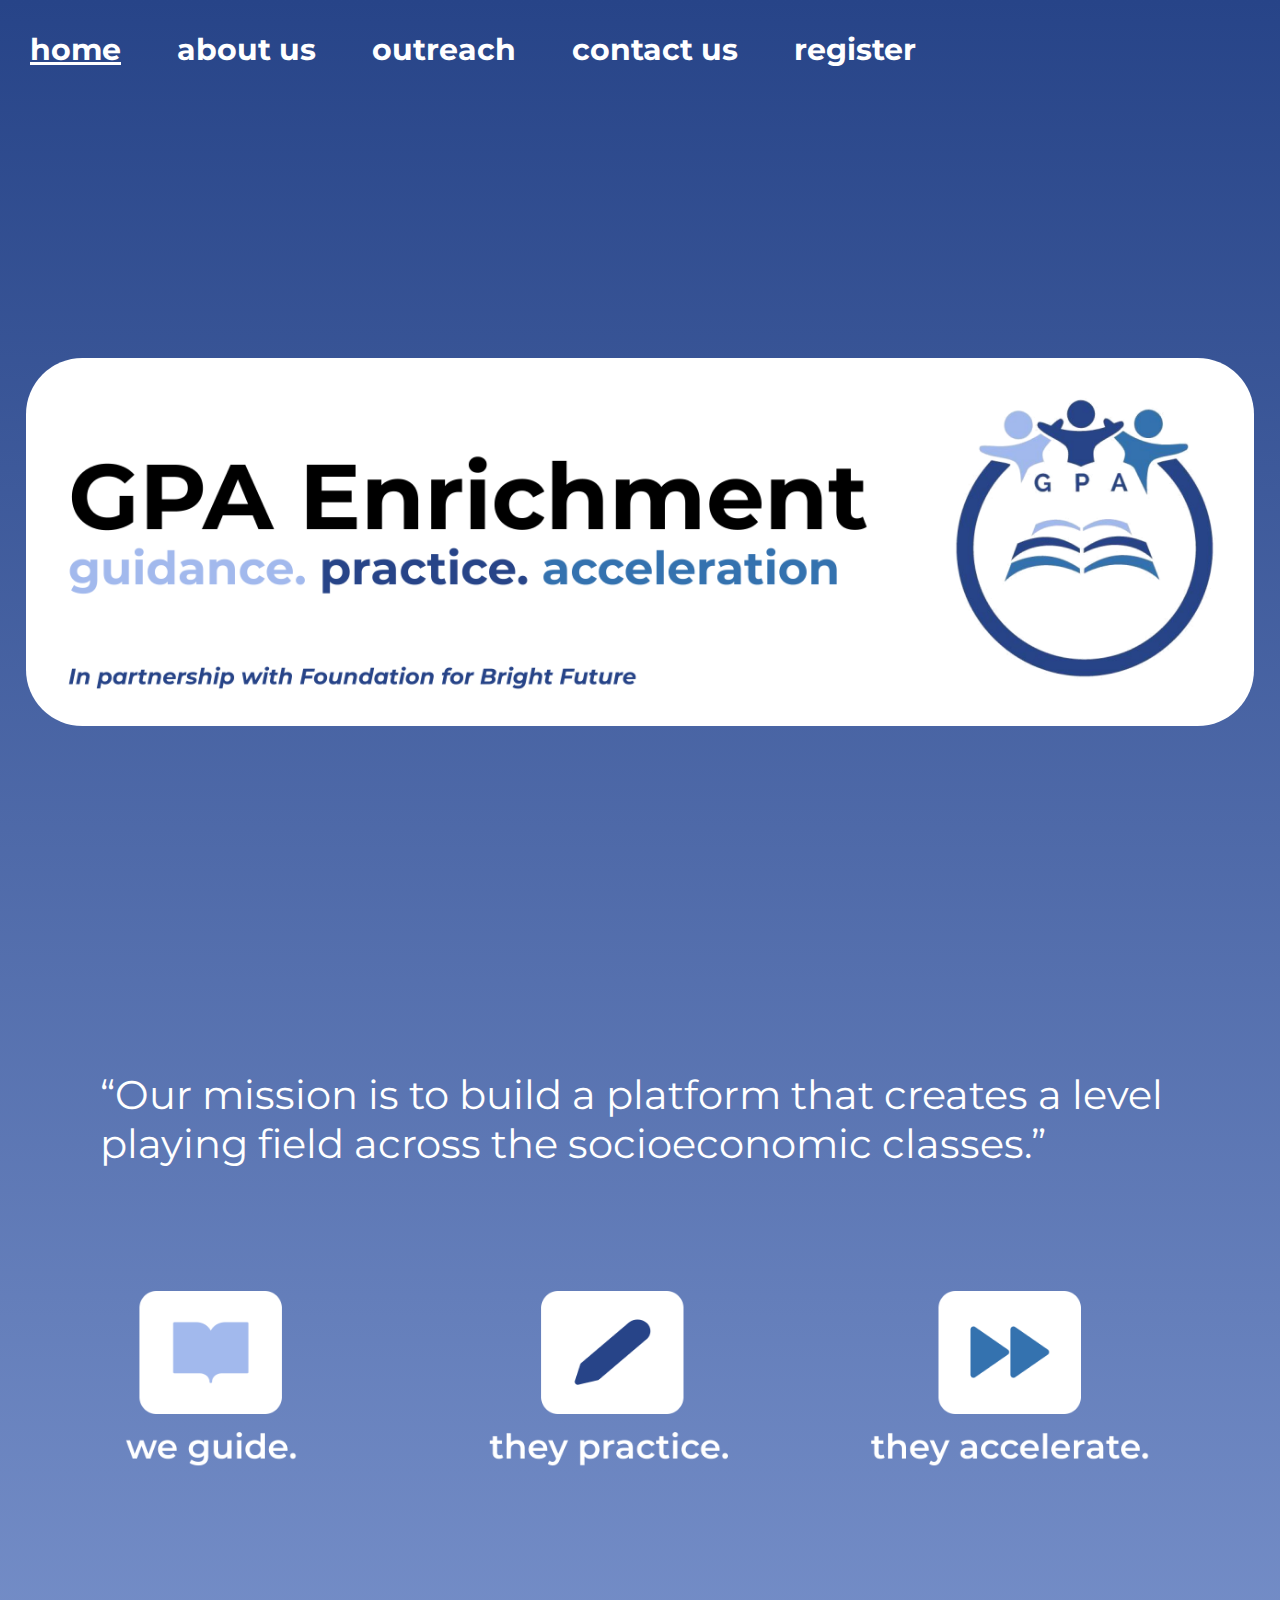
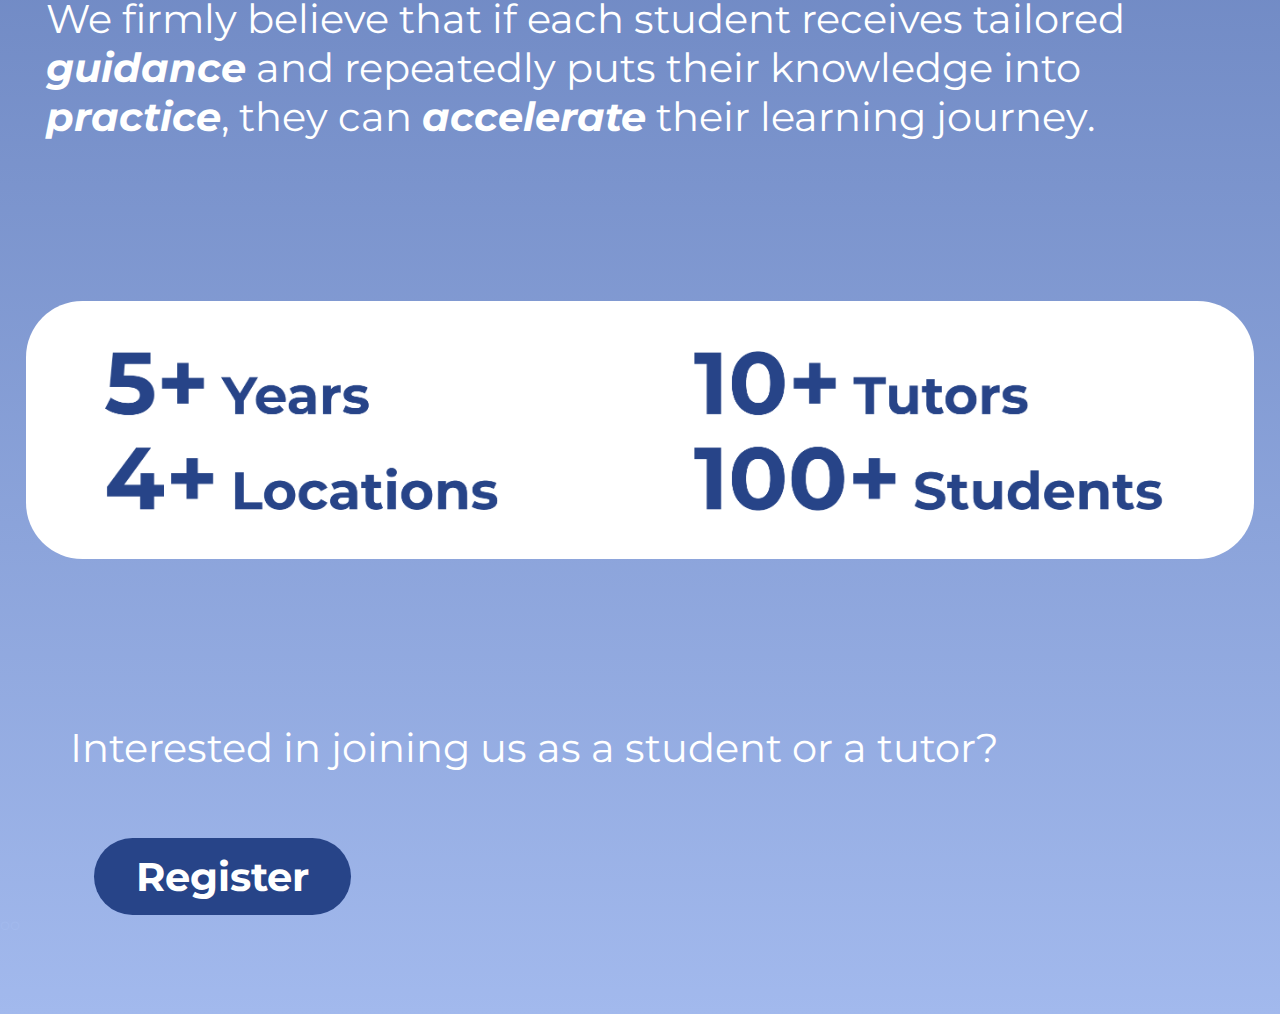
<file: index.html>
<!DOCTYPE html>
<html>
<head>
<title>About Us</title>
<link rel="stylesheet" href="css/index.css">
<link rel="shortcut icon" type="image/png" href="img/gpalogo.png">
</head>
<body>

<div class="background">
  <div style="height:1px;width:1px;"></div>

  <div class="header">
    <p class="headerp">
      <a class="header" href="index.html"><u>home</u></a> &nbsp;&nbsp;&nbsp;&nbsp;&nbsp;
      <a class="header" href="about.html">about us</a> &nbsp;&nbsp;&nbsp;&nbsp;&nbsp;
      <a class="header" href="outreach.html">outreach</a> &nbsp;&nbsp;&nbsp;&nbsp;&nbsp;
      <a class="header" href="contact.html">contact us</a> &nbsp;&nbsp;&nbsp;&nbsp;&nbsp;
      <a class="header" href="register.html">register</a>
    </p>
  </div>

  <div style="height:260px;"></div>

  <div style="text-align:center;">
    <img style="border-radius:4.4vw;width:96%;" src="img/banner.png"></img>
  </div>

  <div style="height:300px;"></div>

  <div style="text-align:left;margin:0px 100px;">
    <p class="desc">
      “Our mission is to build a platform that creates a level playing field
      across the socioeconomic classes.”
    </p>
  </div>

  <div style="text-align:center;">
    <img style="width:96%;" src="img/gpaicns.png"></img>
  </div>

  <div style="text-align:left;margin:0px 46px;">
    <p class="desc">
      We firmly believe that if each student receives tailored
      <b><i>guidance</b></i> and repeatedly puts their knowledge into
      <b><i>practice</b></i>, they can <b><i>accelerate</b></i> their learning
      journey.
    </p>
  </div>

  <div style="height:120px;"></div>

  <div style="text-align:center;">
    <img style="border-radius:4.4vw;width:96%;" src="img/numbers.png"></img>
  </div>

  <div style="height:120px;"></div>

  <div style="text-align:left;margin:0px 70px;">
    <p class="desc" style="float:left;">
      Interested in joining us as a student or a tutor?&nbsp;&nbsp;
    </p>
    <button class="button1" onclick="register()">Register</button>
  </div>

  <p style="color:#A2B9ED;clear:both;padding-bottom:80px;">oo</p>
</div>

<script>
function register() {
  window.open("register.html","_self");
}
</script>

</body>
</html>
</file>
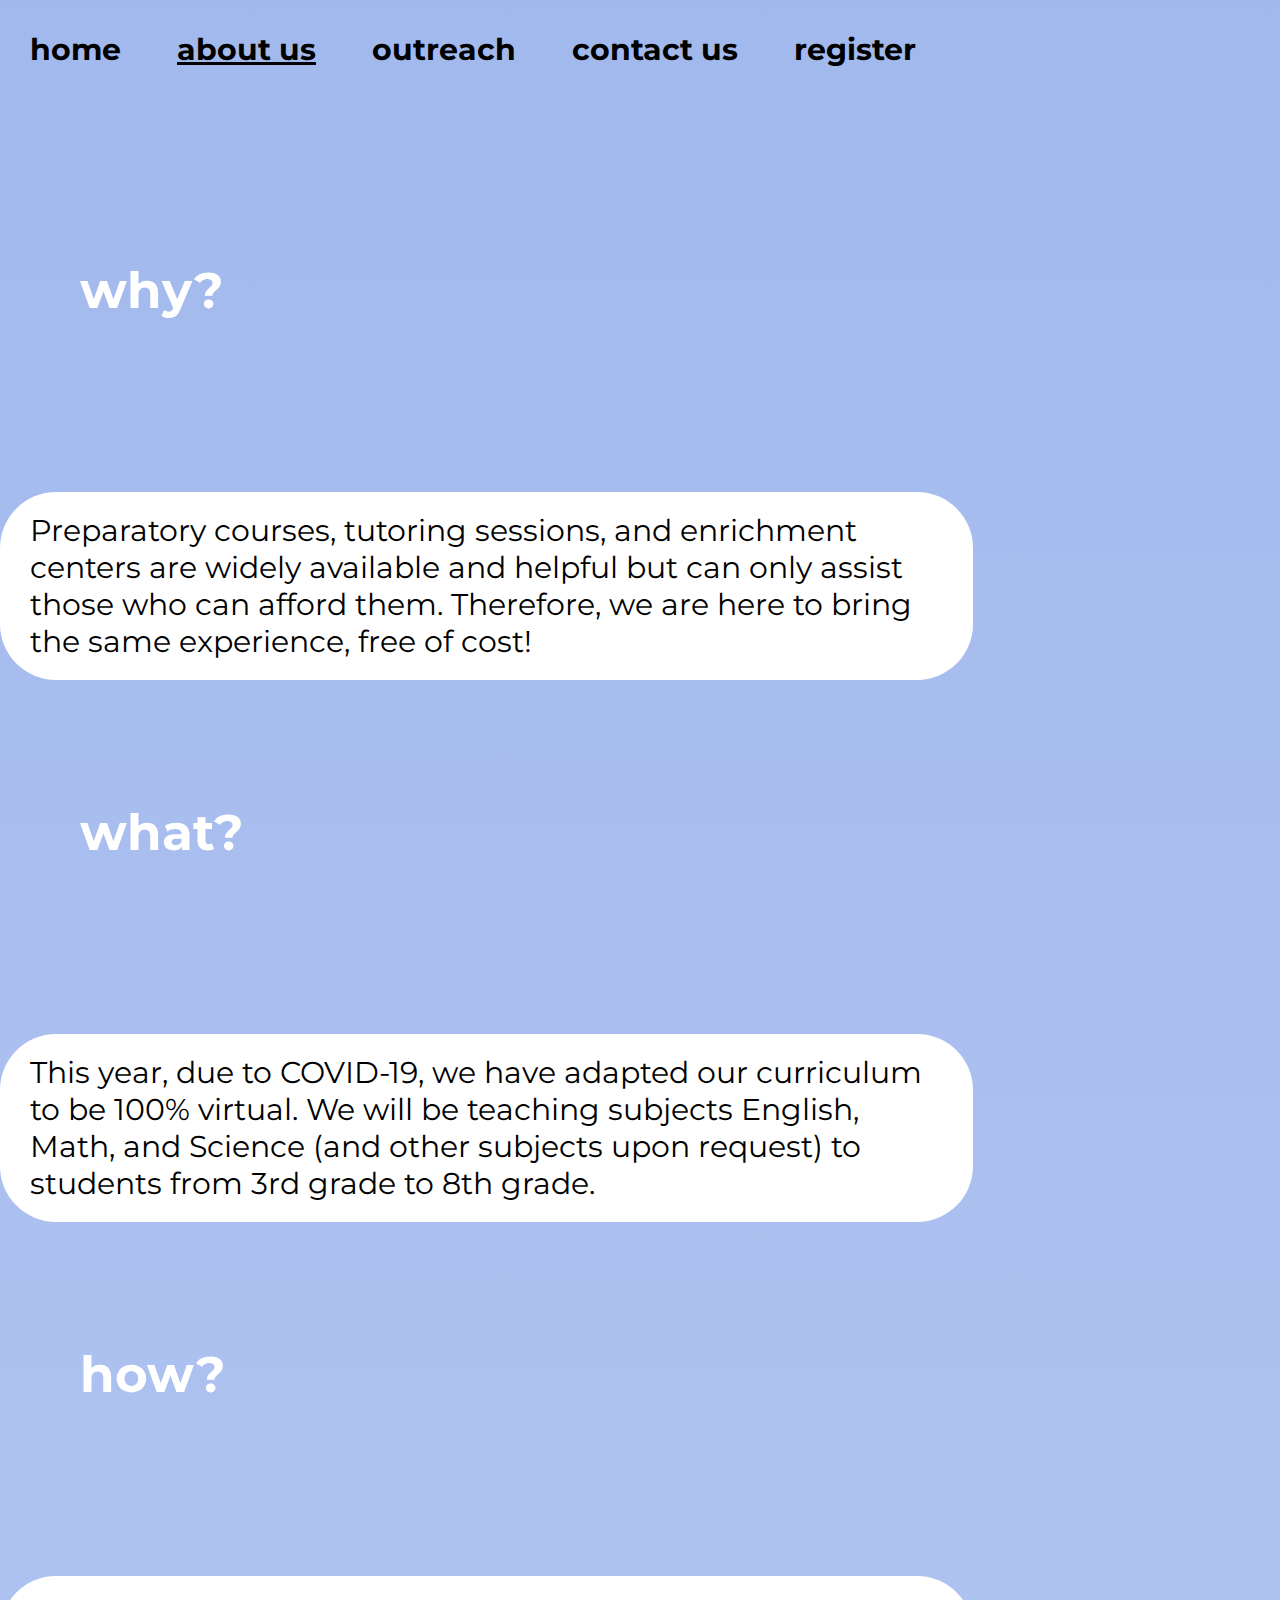
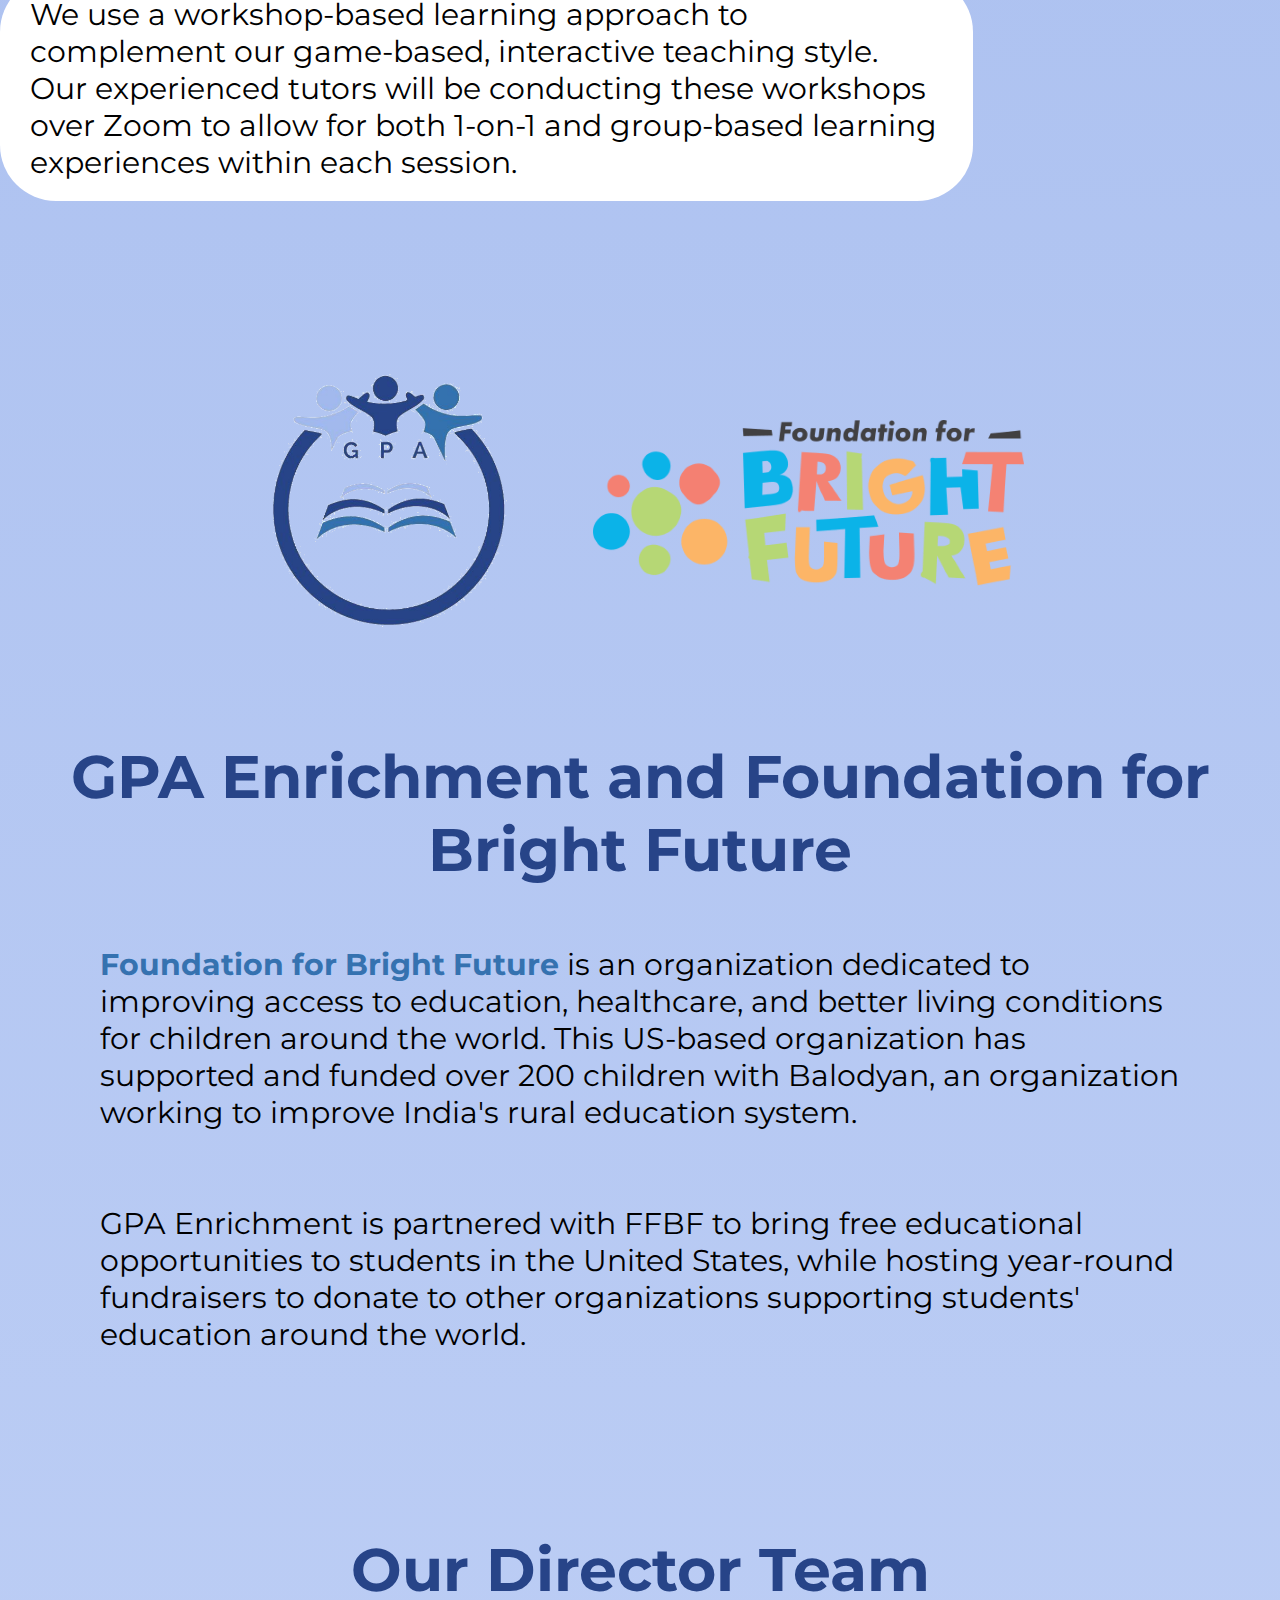
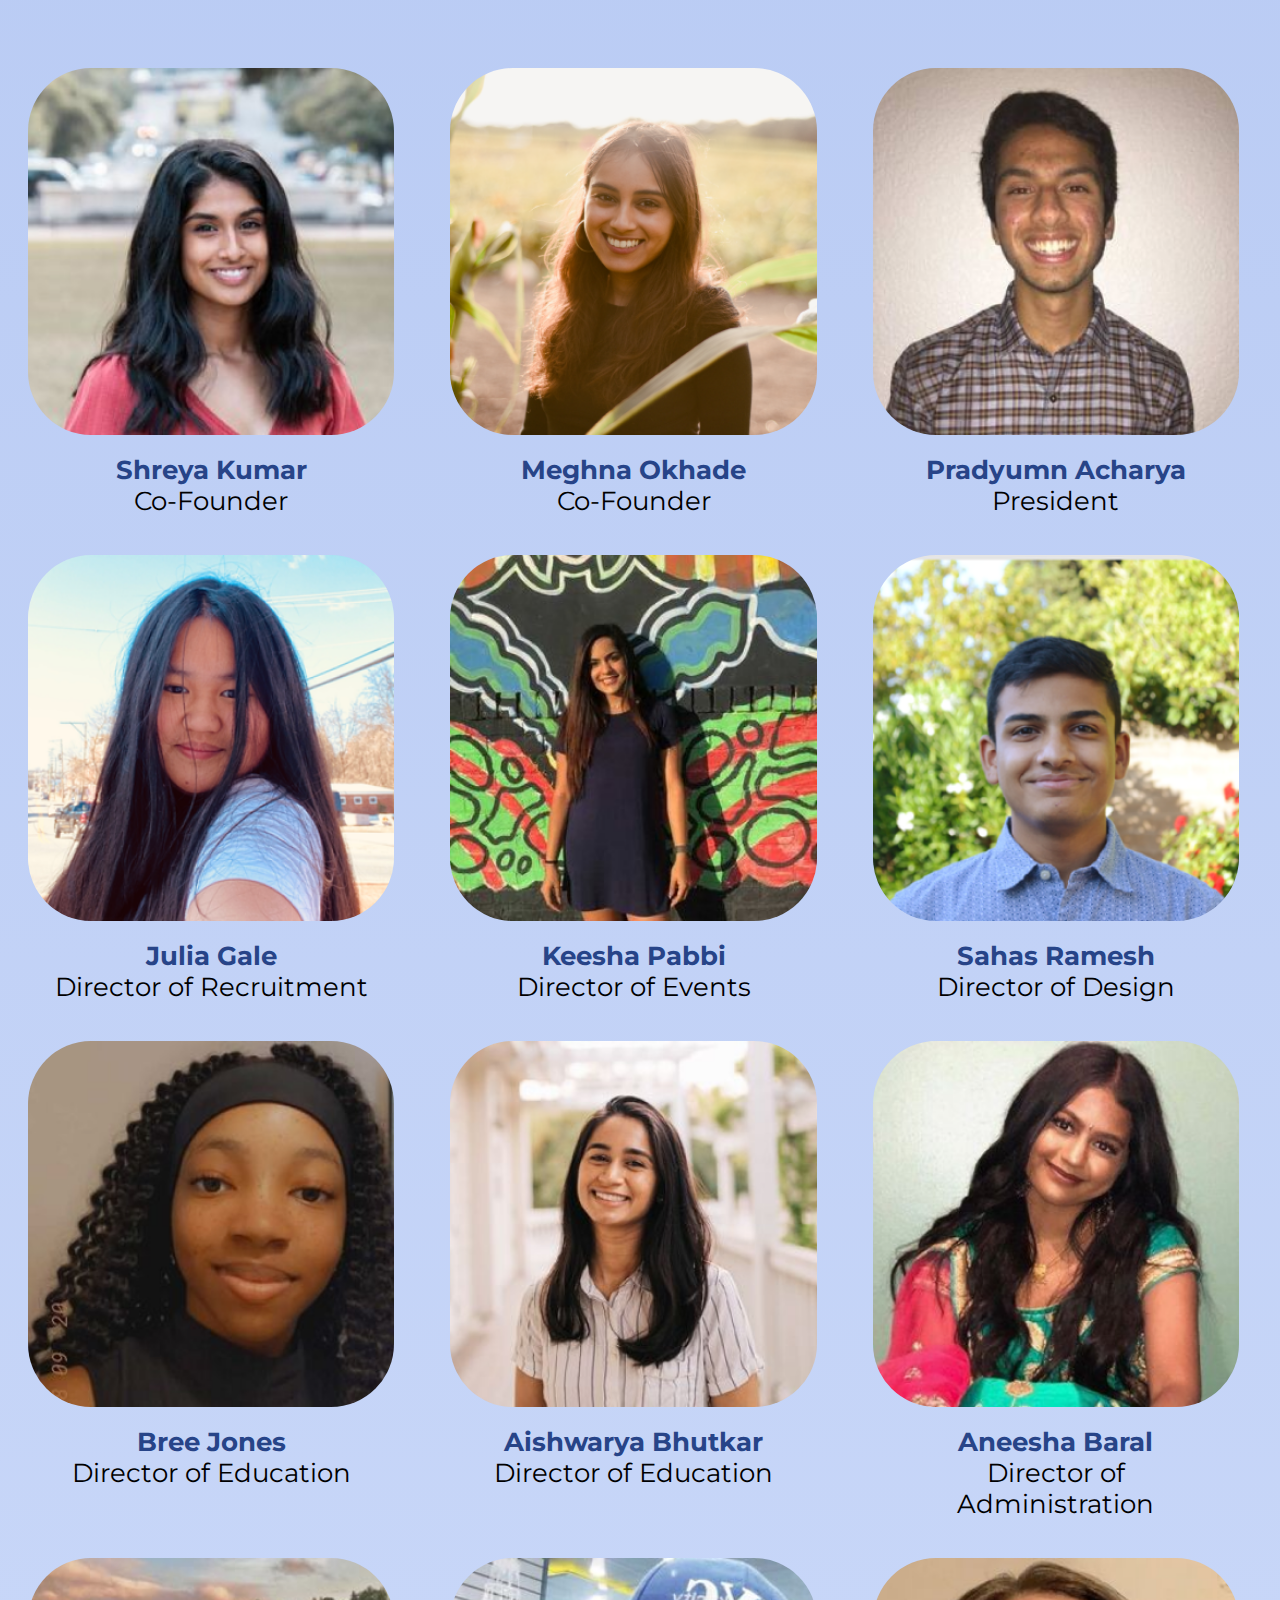
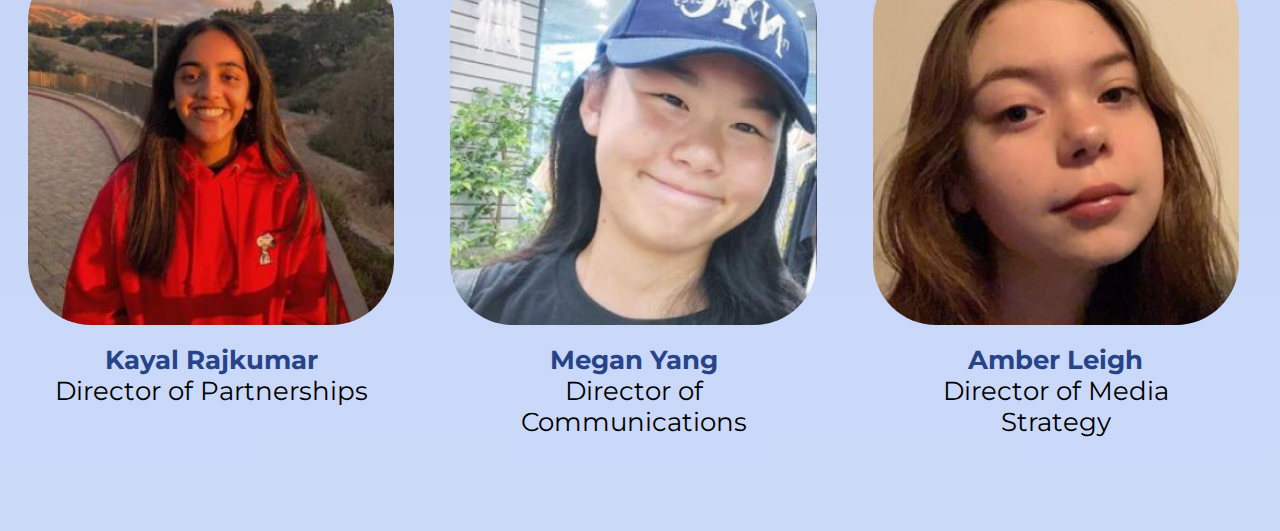
<file: about.html>
<!DOCTYPE html>
<html>
<head>
<title>About Us</title>
<link rel="stylesheet" href="css/about.css">
<link rel="shortcut icon" type="image/png" href="img/gpalogo.png">
</head>
<body>

<div class="background">
  <div style="height:1px;width:1px;"></div>

  <div class="header">
    <p class="headerp">
      <a class="header" href="index.html">home</a> &nbsp;&nbsp;&nbsp;&nbsp;&nbsp;
      <a class="header" href="about.html"><u>about us</u></a> &nbsp;&nbsp;&nbsp;&nbsp;&nbsp;
      <a class="header" href="outreach.html">outreach</a> &nbsp;&nbsp;&nbsp;&nbsp;&nbsp;
      <a class="header" href="contact.html">contact us</a> &nbsp;&nbsp;&nbsp;&nbsp;&nbsp;
      <a class="header" href="register.html">register</a>
    </p>
  </div>

  <div style="height:40px;"></div>

  <h2>why?&nbsp;</h2>
  <div class="descbox">
    Preparatory courses, tutoring sessions, and enrichment centers are widely
    available and helpful but can only assist those who can afford them.
    Therefore, we are here to bring the same experience, free of cost!
  </div>
  <div class="separator"></div>
  <h2>what?</h2>
  <div class="descbox">
    This year, due to COVID-19, we have adapted our curriculum to be 100%
    virtual. We will be teaching subjects English, Math, and Science (and other
    subjects upon request) to students from 3rd grade to 8th grade.
  </div>
  <div class="separator"></div>
  <h2>how?&nbsp;</h2>
  <div class="descbox">
    We use a workshop-based learning approach to complement our game-based,
    interactive teaching style. Our experienced tutors will be conducting these
    workshops over Zoom to allow for both 1-on-1 and group-based learning
    experiences within each session.
  </div>
  <div class="separator"></div>

  <div class="foundationforbrighterfuture">
    <div style="height:160px;"></div>
    <img src="img/gpaexffbf.png" alt="GPAE and FFBF" width=60% height=auto>
    <div style="height:40px;"></div>
    <h1>GPA Enrichment and Foundation for Bright Future</h1>
    <p><a href="https://www.foundationforbrightfuture.org" style="color:#3572B0;font-weight:bold;text-decoration:none;" target="_blank">Foundation for Bright Future</a></span>
      is an organization dedicated to improving access to education, healthcare,
      and better living conditions for children around the world. This US-based
      organization has supported and funded over 200 children with Balodyan, an
      organization working to improve India's rural education system. <br><br>
      <br>GPA Enrichment is partnered with FFBF to bring free educational
      opportunities to students in the United States, while hosting year-round
      fundraisers to donate to other organizations supporting students'
      education around the world.</p>
      <div style="height:100px;"></div>
  </div>

  <h1>Our Director Team</h1>

  <div class="responsive">
    <div class="gallery">
      <img src="img/shreya.png" alt="2020" width="600" height="400">
      <div class="desc"><b>Shreya Kumar</b><br><div class="desc2">Co-Founder</div></div>
    </div>
  </div>

  <div class="responsive">
    <div class="gallery">
      <img src="img/meghna.png" alt="2020" width="600" height="400">
      <div class="desc"><b>Meghna Okhade</b><br><div class="desc2">Co-Founder</div></div>
    </div>
  </div>

  <div class="responsive">
    <div class="gallery">
      <img src="img/pradyumn.png" alt="2020" width="600" height="400">
      <div class="desc"><b>Pradyumn Acharya</b><br><div class="desc2">President</div></div>
    </div>
  </div>

  <div class="responsive">
    <div class="gallery">
      <img src="img/julia.png" alt="2020" width="600" height="400">
      <div class="desc"><b>Julia Gale</b><br><div class="desc2">Director of Recruitment</div></div>
    </div>
  </div>

  <div class="responsive">
    <div class="gallery">
      <img src="img/keesha.png" alt="2020" width="600" height="400">
      <div class="desc"><b>Keesha Pabbi</b><br><div class="desc2">Director of Events</div></div>
    </div>
  </div>

  <div class="responsive">
    <div class="gallery">
      <img src="img/sahas.png" alt="2020" width="600" height="400">
      <div class="desc"><b>Sahas Ramesh</b><br><div class="desc2">Director of Design</div></div>
    </div>
  </div>

  <div class="responsive">
    <div class="gallery">
      <img src="img/bree.png" alt="2020" width="600" height="400">
      <div class="desc"><b>Bree Jones</b><br><div class="desc2">Director of Education</div></div>
    </div>
  </div>

  <div class="responsive">
    <div class="gallery">
      <img src="img/aishwarya.png" alt="2020" width="600" height="400">
      <div class="desc"><b>Aishwarya Bhutkar</b><br><div class="desc2">Director of Education</div></div>
    </div>
  </div>

  <div class="responsive">
    <div class="gallery">
      <img src="img/aneesha.png" alt="2020" width="600" height="400">
      <div class="desc"><b>Aneesha Baral</b><br><div class="desc2">Director of Administration</div></div>
    </div>
  </div>

  <div class="responsive">
    <div class="gallery">
      <img src="img/kayal.png" alt="2020" width="600" height="400">
      <div class="desc"><b>Kayal Rajkumar</b><br><div class="desc2">Director of Partnerships</div></div>
    </div>
  </div>

  <div class="responsive">
    <div class="gallery">
      <img src="img/megan.png" alt="2020" width="600" height="400">
      <div class="desc"><b>Megan Yang</b><br><div class="desc2">Director of Communications</div></div>
    </div>
  </div>

  <div class="responsive">
    <div class="gallery">
      <img src="img/amber.png" alt="2020" width="600" height="400">
      <div class="desc"><b>Amber Leigh</b><br><div class="desc2">Director of Media Strategy</div></div>
    </div>
  </div>

  <p style="color:#CBD9F9;padding:30px;">oo</p>

</div>
</body>
</html>
</file>
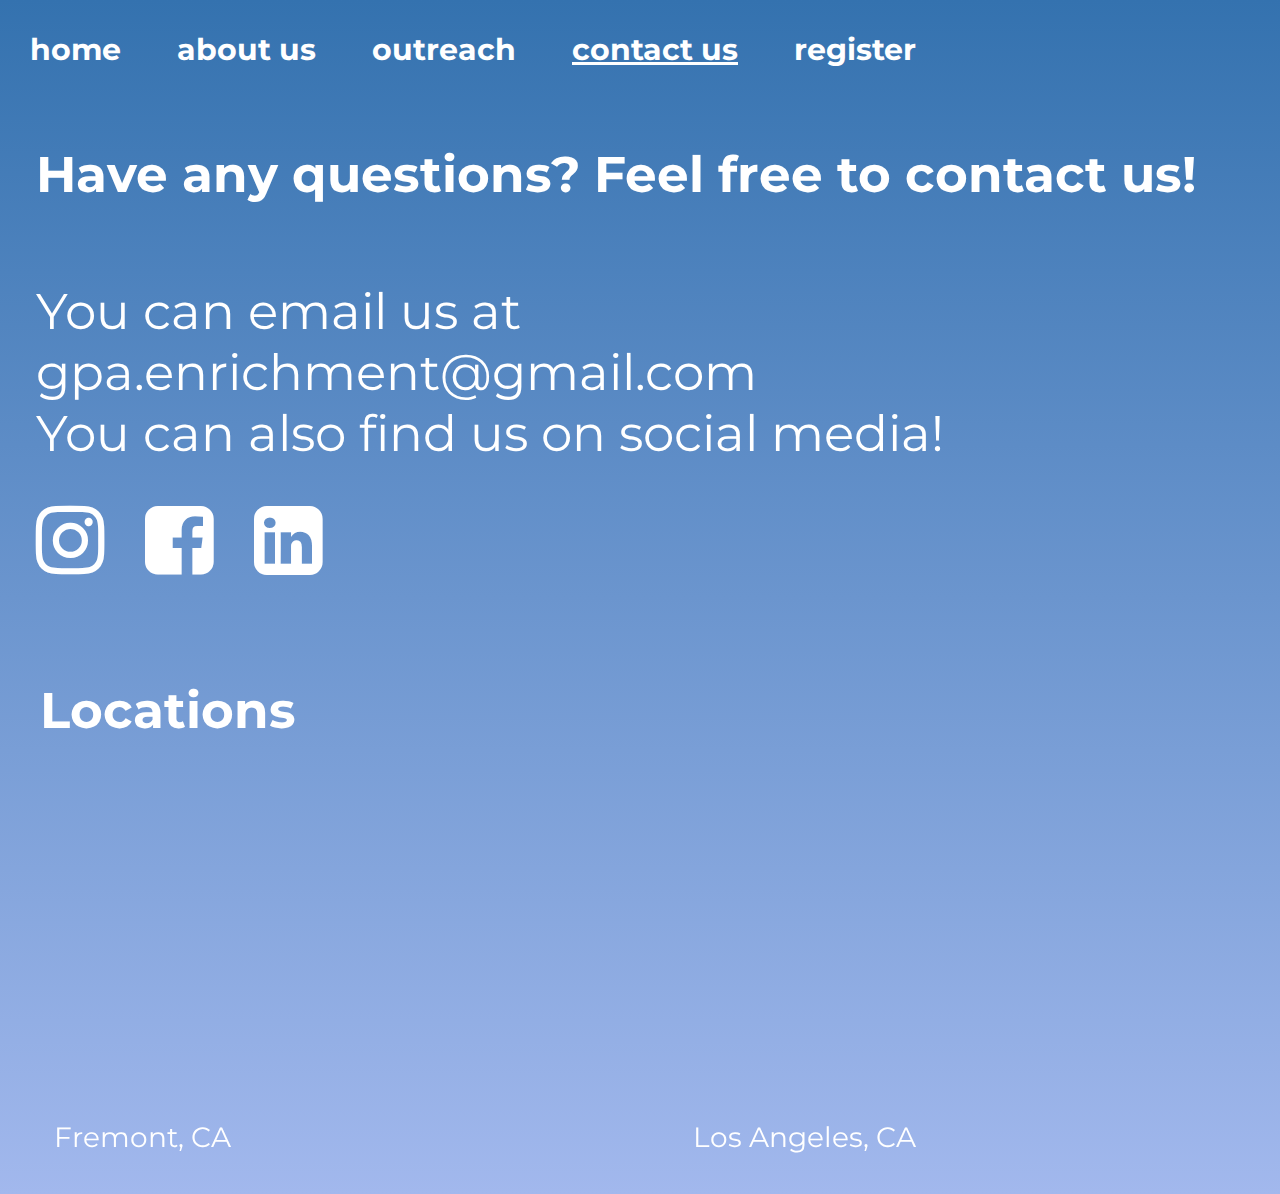
<file: contact.html>
<!DOCTYPE html>
<html>
<head>
<title>Contact</title>
<link rel="stylesheet" href="css/contact.css">
<link rel="shortcut icon" type="image/png" href="img/gpalogo.png">
<link rel="stylesheet" href="https://cdnjs.cloudflare.com/ajax/libs/font-awesome/4.7.0/css/font-awesome.min.css">
</head>
<body>

<div class="background">
  <div style="height:1px;width:1px;"></div>

  <div class="header">
    <p class="headerp">
      <a class="header" href="index.html">home</a> &nbsp;&nbsp;&nbsp;&nbsp;&nbsp;
      <a class="header" href="about.html">about us</a> &nbsp;&nbsp;&nbsp;&nbsp;&nbsp;
      <a class="header" href="outreach.html">outreach</a> &nbsp;&nbsp;&nbsp;&nbsp;&nbsp;
      <a class="header" href="contact.html"><u>contact us</u></a> &nbsp;&nbsp;&nbsp;&nbsp;&nbsp;
      <a class="header" href="register.html">register</a>
    </p>
  </div>

  <div class="contactdiv">
    <h1 class="notlocations">Have any questions? Feel free to contact us!</h1>
    <h2>You can email us at <a style="color:white;text-decoration:none;" href="mailto:gpa.enrichment@gmail.com">gpa.enrichment@gmail.com</a><br>You can also find us on social media!</h2>
    <a style="text-decoration:none;font-size:60pt;color:white;padding-left:36px;" href="https://www.instagram.com/gpa.enrichment/" target="_blank" class="fa fa-instagram"></a>
    <a style="text-decoration:none;font-size:60pt;color:white;padding-left:36px;" href="https://www.facebook.com/gpaenrich/" target="_blank" class="fa fa-facebook-square"></a>
    <a style="text-decoration:none;font-size:60pt;color:white;padding-left:36px;" href="https://www.linkedin.com/company/gpa-enrichment/" target="_blank" class="fa fa-linkedin-square"></a>
  </div>

  <div style="height:20px;weight:1px;"></div>

  <h1 class="locations">Locations</h1>
  <div class="scrolling-wrapper" style="margin:0px;">
    <div style="display:inline-block;width:40px;height:200px;"></div>
    <div class="card"><iframe src="https://www.google.com/maps/embed?pb=!1m18!1m12!1m3!1d3163.179835022962!2d-121.97316758492141!3d37.55082663278572!2m3!1f0!2f0!3f0!3m2!1i1024!2i768!4f13.1!3m3!1m2!1s0x808fc0936e0493ab%3A0xf1cff8b5faaf6f3!2sFremont%20Main%20Library!5e0!3m2!1sen!2sus!4v1603771817098!5m2!1sen!2sus" width="605" height="325" frameborder="0" style="border:0;" allowfullscreen="" aria-hidden="false" tabindex="0"></iframe>
      <p style="font-weight:normal;color:white;padding-top:10px;padding-left:10px;font-size:28px;margin:0px;text-align:left;">Fremont, CA</p>
    </div>
    <div class="card"><iframe src="https://www.google.com/maps/embed?pb=!1m18!1m12!1m3!1d3161.604736047889!2d-122.02934008492035!3d37.587924230661045!2m3!1f0!2f0!3f0!3m2!1i1024!2i768!4f13.1!3m3!1m2!1s0x808f957d34984eef%3A0x4b6ce8a62871bcc5!2sUnion%20City%20Library!5e0!3m2!1sen!2sus!4v1603772320451!5m2!1sen!2sus" width="605" height="325" frameborder="0" style="border:0;" allowfullscreen="" aria-hidden="false" tabindex="0"></iframe>
      <p style="font-weight:normal;color:white;padding-top:10px;padding-left:10px;font-size:28px;margin:0px;text-align:left;">Los Angeles, CA</p>
    </div>
    <div class="card"><iframe src="https://www.google.com/maps/embed?pb=!1m18!1m12!1m3!1d3157.6706067767236!2d-122.12775088491783!3d37.680447025354376!2m3!1f0!2f0!3f0!3m2!1i1024!2i768!4f13.1!3m3!1m2!1s0x808f91b28d162457%3A0x609be2bc75a487d4!2sSan%20Lorenzo%20Library!5e0!3m2!1sen!2sus!4v1603772400937!5m2!1sen!2sus" width="605" height="325" frameborder="0" style="border:0;" allowfullscreen="" aria-hidden="false" tabindex="0"></iframe>
      <p style="font-weight:normal;color:white;padding-top:10px;padding-left:10px;font-size:28px;margin:0px;text-align:left;">Austin, Texas</p>
    </div>
  </div>

  <div style="height:40px;"></div>
</div>

</body>
</html>
</file>
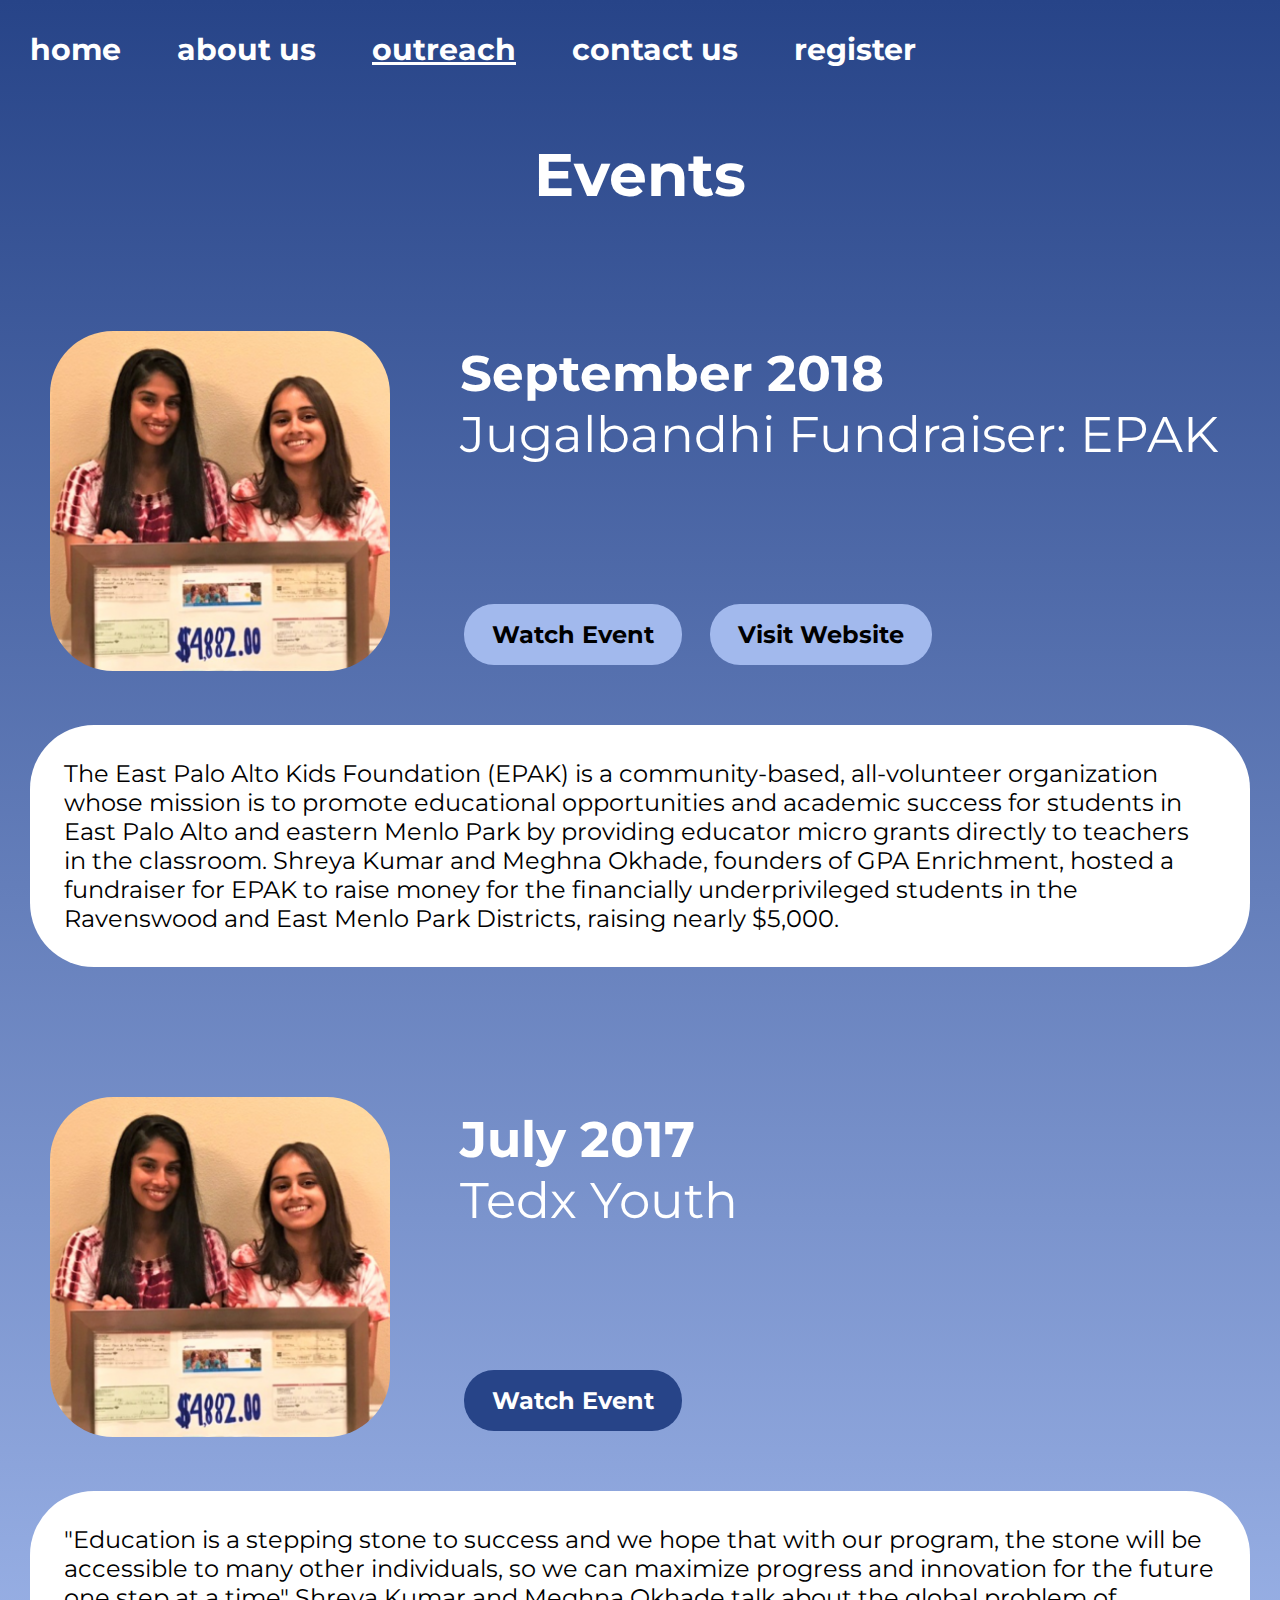
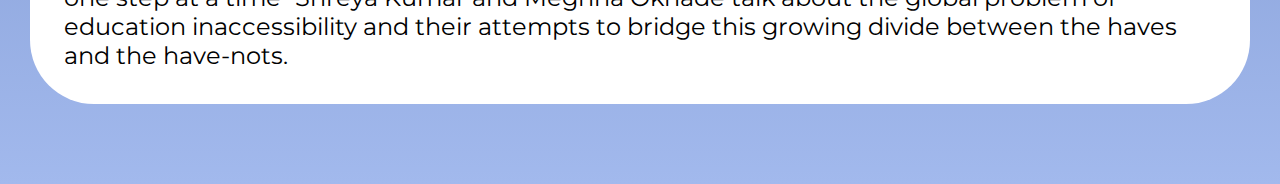
<file: outreach.html>
<!DOCTYPE html>
<html>
<head>
<title>Outreach</title>
<link rel="stylesheet" href="css/outreach.css">
<link rel="shortcut icon" type="image/png" href="img/gpalogo.png">
</head>
<body>

  <div class="background">
    <div style="height:1px;width:1px;"></div>

    <div class="header">
      <p class="headerp">
        <a class="header" href="index.html">home</a> &nbsp;&nbsp;&nbsp;&nbsp;&nbsp;
        <a class="header" href="about.html">about us</a> &nbsp;&nbsp;&nbsp;&nbsp;&nbsp;
        <a class="header" href="outreach.html"><u>outreach</u></a> &nbsp;&nbsp;&nbsp;&nbsp;&nbsp;
        <a class="header" href="contact.html">contact us</a> &nbsp;&nbsp;&nbsp;&nbsp;&nbsp;
        <a class="header" href="register.html">register</a>
      </p>
    </div>

<div style="text-align:center;">
<h1>Events</h1>

<div class="sectiontitle">
  <img style="margin:50px;height:340px;width:auto;border-radius:63px;" src="img/epak.png"></img>
  <div class="titlesnbuttons">
    <h2>September 2018<br><span style="font-weight:normal;">Jugalbandhi Fundraiser: EPAK</span></h2>
    <div style="width:1px;height:78px"></div>
    <div style="text-align:left;">
      <button class="button1" onclick="watchEvent1()">Watch Event</button>
      <button class="button1" onclick="visitWebsite()">Visit Website</button>
    </div>
  </div>
</div>

<div class="descbox">
  <p class="desc">
    The East Palo Alto Kids Foundation (EPAK) is a community-based,
    all-volunteer organization whose mission is to promote educational
    opportunities and academic success for students in East Palo Alto and eastern
    Menlo Park by providing educator micro grants directly to teachers in the
    classroom. Shreya Kumar and Meghna Okhade, founders of GPA Enrichment, hosted
    a fundraiser for EPAK to raise money for the financially underprivileged
    students in the Ravenswood and East Menlo Park Districts, raising nearly
    $5,000.
  </p>
</div>

<div style="height:80px;"></div>

<div class="sectiontitle">
  <img style="margin:50px;height:340px;width:auto;border-radius:63px;" src="img/epak.png"></img>
  <div class="titlesnbuttons">
    <h2>July 2017<br><span style="font-weight:normal;">Tedx Youth</span></h2>
    <div style="width:1px;height:78px"></div>
    <div style="text-align:left;">
      <button class="button2" onclick="watchEvent2()">Watch Event</button>
    </div>
  </div>
</div>

<div class="descbox">
  <p class="desc">
    "Education is a stepping stone to success and we hope that with our program,
    the stone will be accessible to many other individuals, so we can maximize
    progress and innovation for the future one step at a time"	Shreya Kumar and
    Meghna Okhade talk about the global problem of education inaccessibility and
    their attempts to bridge this growing divide between the haves and the
    have-nots.
  </p>
</div>

<div style="height:80px;"></div>

<script>

function watchEvent1() {
  window.open("https://youtu.be/yurlQA7yU18");
}

function watchEvent2() {
  window.open("https://youtu.be/SAV9fe87esk");
}

function visitWebsite() {
  window.open("https://epak.org/");
}

</script>
</body>
</html>
</file>
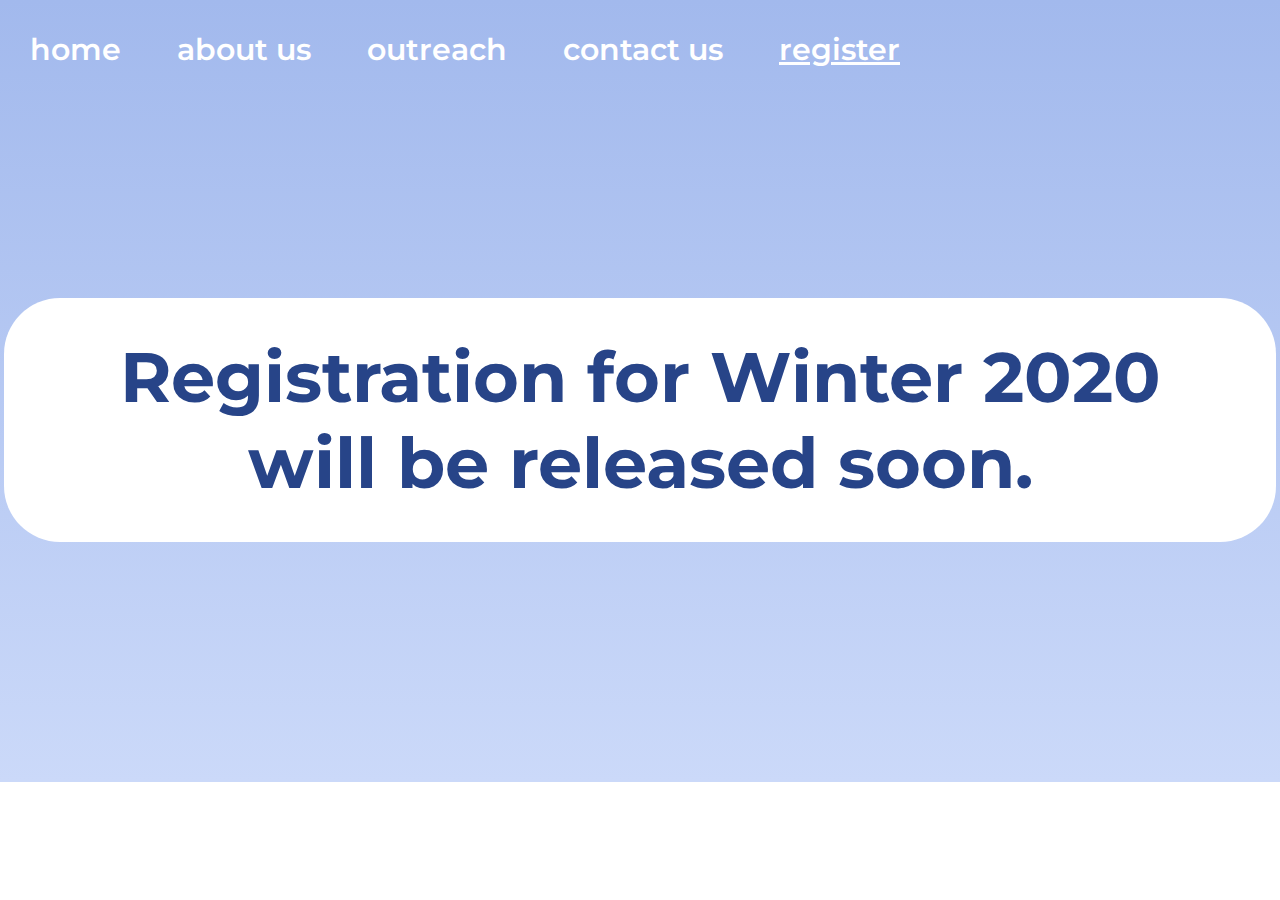
<file: register.html>
<!DOCTYPE html>
<html>
<head>
<title>Register</title>
<link rel="stylesheet" href="css/register.css">
<link rel="shortcut icon" type="image/png" href="img/gpalogo.png">
<link rel="stylesheet" href="https://cdnjs.cloudflare.com/ajax/libs/font-awesome/4.7.0/css/font-awesome.min.css">
</head>
<body>

<div class="background">
  <div style="height:1px;width:1px;"></div>

  <div class="header">
    <p class="headerp">
      <a class="header" href="index.html">home</a> &nbsp;&nbsp;&nbsp;&nbsp;&nbsp;
      <a class="header" href="about.html">about us</a> &nbsp;&nbsp;&nbsp;&nbsp;&nbsp;
      <a class="header" href="outreach.html">outreach</a> &nbsp;&nbsp;&nbsp;&nbsp;&nbsp;
      <a class="header" href="contact.html">contact us</a> &nbsp;&nbsp;&nbsp;&nbsp;&nbsp;
      <a class="header" href="register.html"><u>register</u></a>
    </p>
  </div>

  <div style="height:200px;width:1px;"></div>

  <div class="center">
    <h1>Registration for Winter 2020 will be released soon.</h1>
  </div>

  <div style="height:240px;width:1px;"></div>
</div>

</body>
</html>
</file>
<file: css/index.css>
@import url('https://fonts.googleapis.com/css2?family=Montserrat:wght@400;600&display=swap');

html, body {
  margin: 0px;
  font-family: 'Montserrat', sans-serif;
}

a.header {
  text-decoration: none;
  color: white;
}

.background {
  margin: 0px;
  background-image: linear-gradient(#274488, #A2B9ED);
}

.headerp {
  font-weight: bold;
  font-size: 30px;
  padding: 0px;
  margin: 30px;
}

.images {
  text-align: center;
  float: left;
}

h1 {
  text-align: center;
  font-weight: bold;
  color: #274488;
  font-size: 60px;
  padding: 30px;
}

h2 {
  float: left;
  text-align: left;
  padding: 80px;
  color: white;
  font-size: 50px;
  font-weight: bold;
}

.desc {
  font-size: 40px;
  color: white;
}

button.button1 {
  float: left;
  background-color: #274488;
  color: white;
  border-radius: 56px;
  font-family: 'Montserrat', sans-serif;
  font-weight: bold;
  font-size: 40px;
  border: none;
  padding: 14px 42px;
  text-align: left;
  display: inline-block;
  margin-left: 24px;
  margin-top: 26px;
  cursor: pointer;
}

@media only screen and (max-width: 1100px) {}

@media only screen and (max-width: 660px) {}
</file>
<file: css/about.css>
@import url('https://fonts.googleapis.com/css2?family=Montserrat:wght@400;600&display=swap');

html, body {
  height: 100%;
  margin: 0px;
  font-family: 'Montserrat', sans-serif;
}

a.header {
  text-decoration: none;
  color: black;
}

.background {
  margin: 0px;
  background-image: linear-gradient(#A2B9ED, #CBD9F9);
}

.headerp {
  font-weight: bold;
  color: black;
  font-size: 30px;
  padding: 0px;
  margin: 30px;
}

.descbox {
  float: left;
  padding: 20px 30px;
  margin-top: 50px;
  width: 76%;
  text-align: left;
  border-radius: 56px;
  background-color: white;
  font-weight: normal;
  color: black;
  font-size: 30px;
}

.separator {
  clear: both;
}

.foundationforbrighterfuture {
  text-align: center;
}

h1 {
  text-align: center;
  font-weight: bold;
  color: #274488;
  font-size: 60px;
  padding: 30px;
  margin: 20px;
}

p {
  padding: 0px;
  font-size: 30px;
  text-align: left;
  margin-left: 100px;
  margin-right: 100px;
}

h2 {
  float: left;
  text-align: left;
  padding: 80px;
  color: white;
  font-size: 50px;
  font-weight: bold;
}

div.gallery img {
  border-radius: 63px;
  width: 100%;
  height: auto;
}

div.desc {
  font-size: 2vw;
  font-weight: normal;
  color: #274488;
  padding: 15px;
  text-align: center;
}

div.desc2 {
  font-size: 2vw;
  font-weight: normal;
  color: black;
  text-align: center;
}

* {
  box-sizing: border-box;
}

.responsive {
  padding: 12px 28px;
  float: left;
  width: 33%;
}

@media only screen and (max-width: 1100px) {
  .responsive {
    width: 49.99999%;
    margin: 6px 0;
  }

  div.desc {
    font-size: 4vw;
  }

  div.desc2 {
    font-size: 4vw;
  }
}

@media only screen and (max-width: 660px) {
  .responsive {
    width: 100%;
  }

  div.desc {
    font-size: 8vw;
  }

  div.desc2 {
    font-size: 8vw;
  }
}
</file>
<file: css/contact.css>
@import url('https://fonts.googleapis.com/css2?family=Montserrat:wght@400;600&display=swap');

body {
  margin: 0px;
  font-family: 'Montserrat', sans-serif;
}

a.header {
  text-decoration: none;
  color: white;
}

.background {
  margin: 0px;
  background-image: linear-gradient(#3472AF, #A2B8ED);
}

.headerp {
  font-weight: bold;
  color: white;
  font-size: 30px;
  padding: 0px;
  margin: 30px;
}

.notlocations {
  font-weight: bold;
  color: white;
  font-size: 50px;
  margin: 36px;
  padding-top: 40px;
  padding-bottom: 40px;
}

.locations {
  font-weight: bold;
  color: white;
  font-size: 50px;
  margin: 40px;
  padding-top: 40px;
}

h2 {
  font-weight: normal;
  color: white;
  font-size: 50px;
  margin: 36px;
}

a.mail {
  text-decoration: none;
  color: white;
}

a.mail:hover {
  text-decoration: underline;
}

.scrolling-wrapper {
  overflow-x: scroll;
  overflow-y: hidden;
  white-space: nowrap;
  -webkit-overflow-scrolling: touch;
}

.scrolling-wrapper::-webkit-scrollbar {
  display: none;
}

.card {
  display: inline-block;
  padding-right: 30px;
}

@media screen and (max-width: 980px) {

@media screen and (min-width: 981px) {
</file>
<file: css/outreach.css>
@import url('https://fonts.googleapis.com/css2?family=Montserrat:wght@400;600&display=swap');

body {
  margin: 0px;
  font-family: 'Montserrat', sans-serif;
}

a.header {
  text-decoration: none;
  color: white;
}

.background {
  margin: 0px;
  background-image: linear-gradient(#274488, #A2B9ED);
}

.headerp {
  font-weight: bold;
  color: white;
  font-size: 30px;
  padding: 0px;
  margin: 30px;
}

.sectiontitle {
  float: left;
}

.titlesnbuttons {
  float: right;
}

.descbox {
  clear: both;
  padding: 10px 34px;
  margin: auto;
  width: 90%;
  text-align: left;
  border-radius: 64px;
  background-color: white;
}

.desc {
  font-weight: normal;
  color: black;
  font-size: 24px;
}

button.button1 {
  background-color: #A2B9ED;
  color: black;
  border-radius: 30px;
  font-family: 'Montserrat', sans-serif;
  font-weight: bold;
  font-size: 24px;
  border: none;
  padding: 16px 28px;
  text-align: left;
  display: inline-block;
  margin-left: 24px;
  cursor: pointer;
}

button.button2 {
  background-color: #274488;
  color: white;
  border-radius: 30px;
  font-family: 'Montserrat', sans-serif;
  font-weight: bold;
  font-size: 24px;
  border: none;
  padding: 16px 28px;
  text-align: left;
  display: inline-block;
  margin-left: 24px;
  cursor: pointer;
}

h1 {
  font-weight: bold;
  color: white;
  font-size: 60px;
  padding: 30px;
}

h2 {
  text-align: left;
  padding: 20px;
  color: white;
  font-size: 50px;
  font-weight: bold;
}

@media screen and (min-width: 981px) {}

@media screen and (max-width: 980px) {}
</file>
<file: css/register.css>
@import url('https://fonts.googleapis.com/css2?family=Montserrat:wght@600;700&display=swap');

body {
  margin: 0px;
  font-family: 'Montserrat', sans-serif;
}

a.header {
  text-decoration: none;
  color: white;
}

.background {
  height: 100%;
  background-image: linear-gradient(#A2B9ED, #CBD9F9);
}

.headerp {
  font-weight: 600;
  color: black;
  font-size: 30px;
  padding: 0px;
  margin: 30px;
}

.center {
  padding: 24px;
  padding-left: 60px;
  padding-right: 60px;
  margin: auto;
  width: 90%;
  text-align: center;
  border-radius: 56px;
  background-color: white;
}

h1 {
  font-weight: bold;
  color: #274488;
  font-size: 70px;
  margin: 12px;
}

@media screen and (max-width: 980px) {

@media screen and (min-width: 981px) {
</file>
